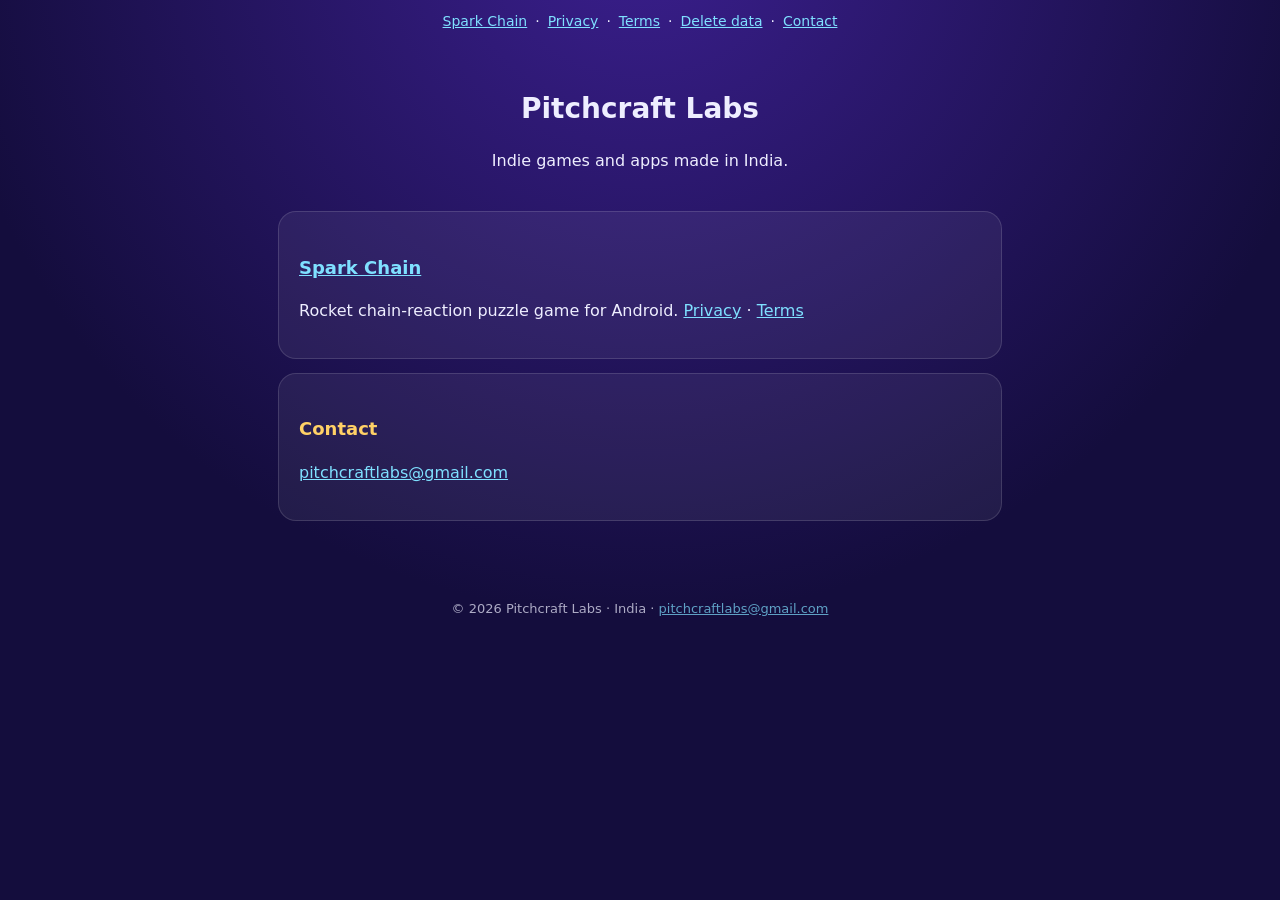
<file: index.html>
<!DOCTYPE html><html lang="en"><head><meta charset="utf-8"><meta name="viewport" content="width=device-width,initial-scale=1">
<title>Pitchcraft Labs – Games & Apps</title><meta name="description" content="Pitchcraft Labs – indie games and apps"><link rel="icon" href="favicon.png"><link rel="stylesheet" href="style.css"></head>
<body><nav><a href="spark-chain/">Spark Chain</a>·<a href="spark-chain/privacy.html">Privacy</a>·<a href="spark-chain/terms.html">Terms</a>·<a href="spark-chain/delete-data.html">Delete data</a>·<a href="mailto:pitchcraftlabs@gmail.com">Contact</a></nav><main><header><h1>Pitchcraft Labs</h1><p>Indie games and apps made in India.</p></header>
<div class="card"><h3><a href="spark-chain/">Spark Chain</a></h3><p>Rocket chain-reaction puzzle game for Android. <a href="spark-chain/privacy.html">Privacy</a> · <a href="spark-chain/terms.html">Terms</a></p></div>
<div class="card"><h3>Contact</h3><p><a href="mailto:pitchcraftlabs@gmail.com">pitchcraftlabs@gmail.com</a></p></div></main><footer>© 2026 Pitchcraft Labs · India · <a href="mailto:pitchcraftlabs@gmail.com">pitchcraftlabs@gmail.com</a></footer></body></html>
</file>
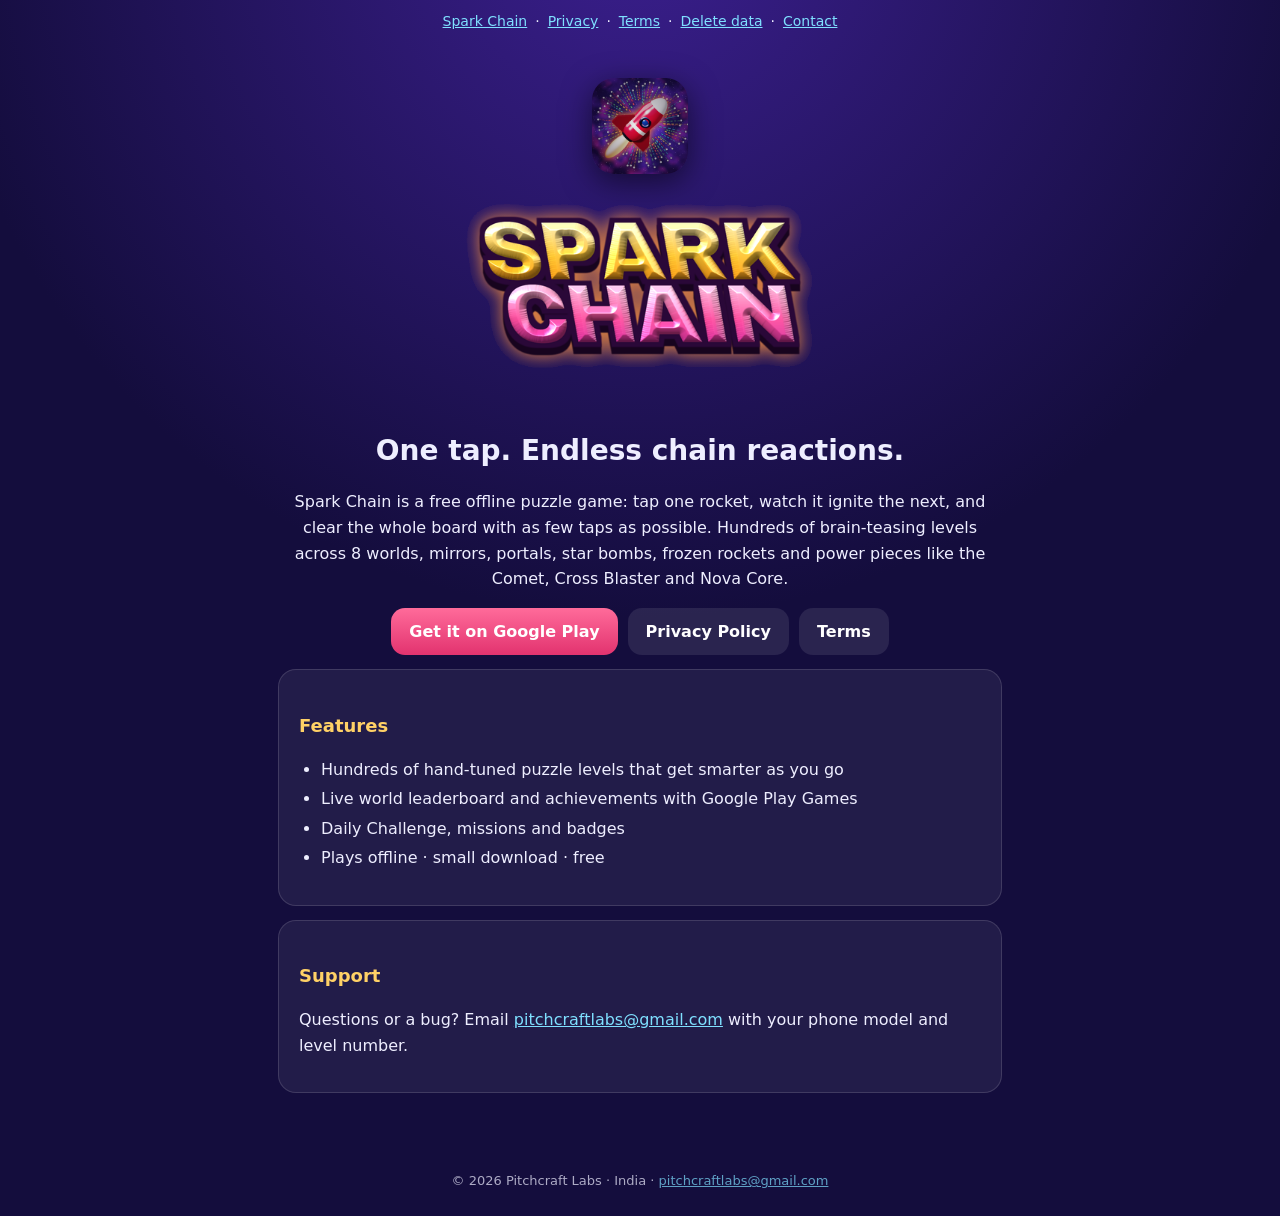
<file: spark-chain/index.html>
<!DOCTYPE html><html lang="en"><head><meta charset="utf-8"><meta name="viewport" content="width=device-width,initial-scale=1">
<title>Spark Chain – Rocket Chain Reaction Puzzle</title><meta name="description" content="Spark Chain – free rocket chain reaction puzzle game for Android by Pitchcraft Labs"><link rel="icon" href="../favicon.png"><link rel="stylesheet" href="../style.css"></head>
<body><nav><a href="../spark-chain/">Spark Chain</a>·<a href="../spark-chain/privacy.html">Privacy</a>·<a href="../spark-chain/terms.html">Terms</a>·<a href="../spark-chain/delete-data.html">Delete data</a>·<a href="mailto:pitchcraftlabs@gmail.com">Contact</a></nav><main><header><img class="ic" src="icon.png" alt="Spark Chain icon"><br><img class="logo" src="logo.png" alt="Spark Chain"></header>
<h1 style="text-align:center">One tap. Endless chain reactions.</h1>
<p style="text-align:center">Spark Chain is a free offline puzzle game: tap one rocket, watch it ignite the next, and clear the whole board with as few taps as possible. Hundreds of brain-teasing levels across 8 worlds, mirrors, portals, star bombs, frozen rockets and power pieces like the Comet, Cross Blaster and Nova Core.</p>
<div class="btns"><a class="btn" href="https://play.google.com/store/apps/details?id=com.pitchcraftlabs.sparkchain">Get it on Google Play</a><a class="btn alt" href="privacy.html">Privacy Policy</a><a class="btn alt" href="terms.html">Terms</a></div>
<div class="card"><h3>Features</h3><ul><li>Hundreds of hand-tuned puzzle levels that get smarter as you go</li><li>Live world leaderboard and achievements with Google Play Games</li><li>Daily Challenge, missions and badges</li><li>Plays offline · small download · free</li></ul></div>
<div class="card"><h3>Support</h3><p>Questions or a bug? Email <a href="mailto:pitchcraftlabs@gmail.com">pitchcraftlabs@gmail.com</a> with your phone model and level number.</p></div></main><footer>© 2026 Pitchcraft Labs · India · <a href="mailto:pitchcraftlabs@gmail.com">pitchcraftlabs@gmail.com</a></footer></body></html>
</file>
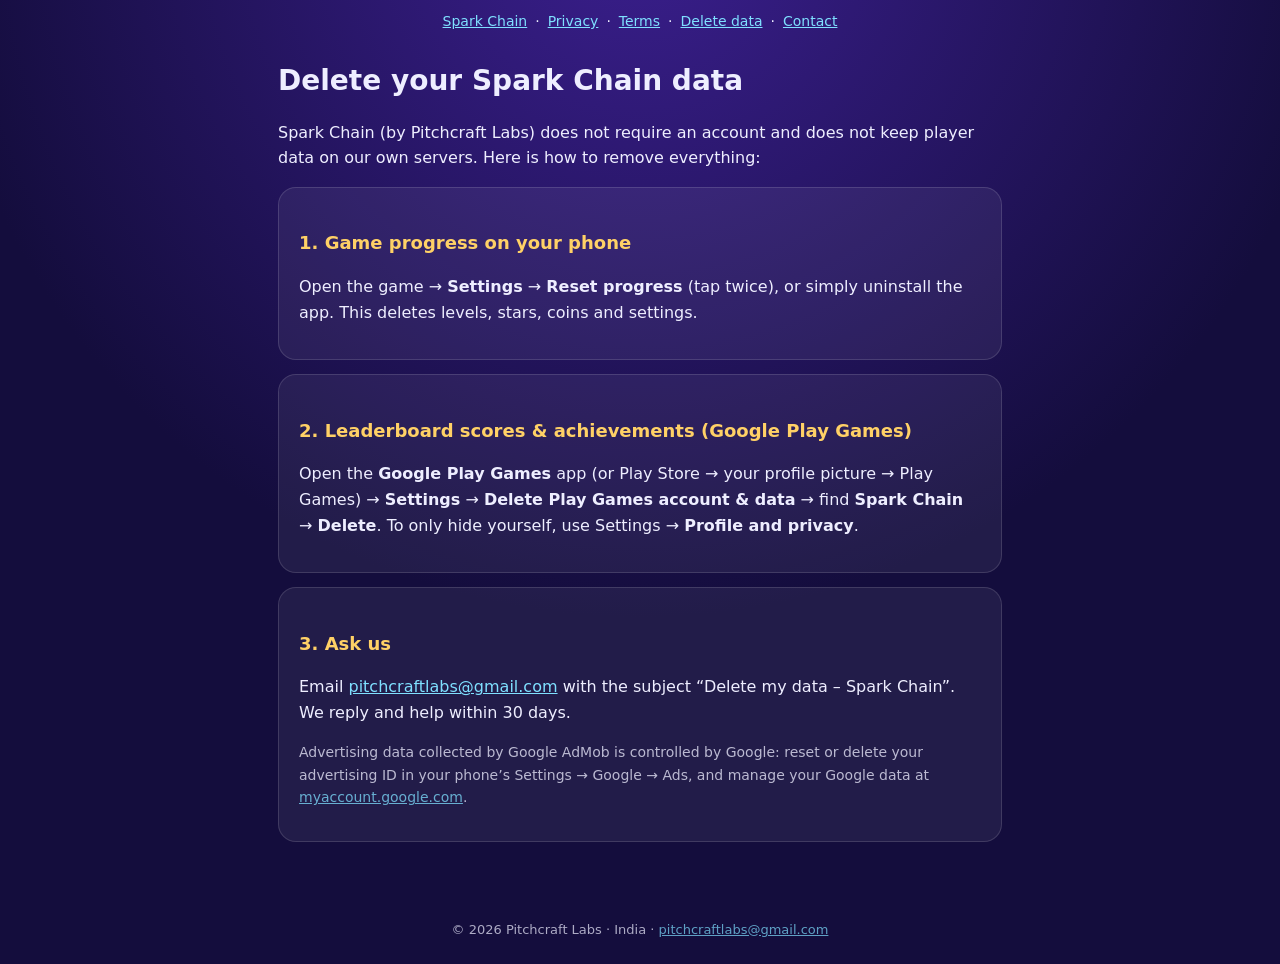
<file: spark-chain/delete-data.html>
<!DOCTYPE html><html lang="en"><head><meta charset="utf-8"><meta name="viewport" content="width=device-width,initial-scale=1">
<title>Delete your data – Spark Chain</title><meta name="description" content="How to delete your Spark Chain data"><link rel="icon" href="../favicon.png"><link rel="stylesheet" href="../style.css"></head>
<body><nav><a href="../spark-chain/">Spark Chain</a>·<a href="../spark-chain/privacy.html">Privacy</a>·<a href="../spark-chain/terms.html">Terms</a>·<a href="../spark-chain/delete-data.html">Delete data</a>·<a href="mailto:pitchcraftlabs@gmail.com">Contact</a></nav><main><h1>Delete your Spark Chain data</h1>
<p>Spark Chain (by Pitchcraft Labs) does not require an account and does not keep player data on our own servers. Here is how to remove everything:</p>
<div class="card"><h3>1. Game progress on your phone</h3><p>Open the game → <b>Settings</b> → <b>Reset progress</b> (tap twice), or simply uninstall the app. This deletes levels, stars, coins and settings.</p></div>
<div class="card"><h3>2. Leaderboard scores &amp; achievements (Google Play Games)</h3><p>Open the <b>Google Play Games</b> app (or Play Store → your profile picture → Play Games) → <b>Settings</b> → <b>Delete Play Games account &amp; data</b> → find <b>Spark Chain</b> → <b>Delete</b>. To only hide yourself, use Settings → <b>Profile and privacy</b>.</p></div>
<div class="card"><h3>3. Ask us</h3><p>Email <a href="mailto:pitchcraftlabs@gmail.com?subject=Delete%20my%20data%20-%20Spark%20Chain">pitchcraftlabs@gmail.com</a> with the subject “Delete my data – Spark Chain”. We reply and help within 30 days.</p>
<p class="fine">Advertising data collected by Google AdMob is controlled by Google: reset or delete your advertising ID in your phone’s Settings → Google → Ads, and manage your Google data at <a href="https://myaccount.google.com/">myaccount.google.com</a>.</p></div></main><footer>© 2026 Pitchcraft Labs · India · <a href="mailto:pitchcraftlabs@gmail.com">pitchcraftlabs@gmail.com</a></footer></body></html>
</file>
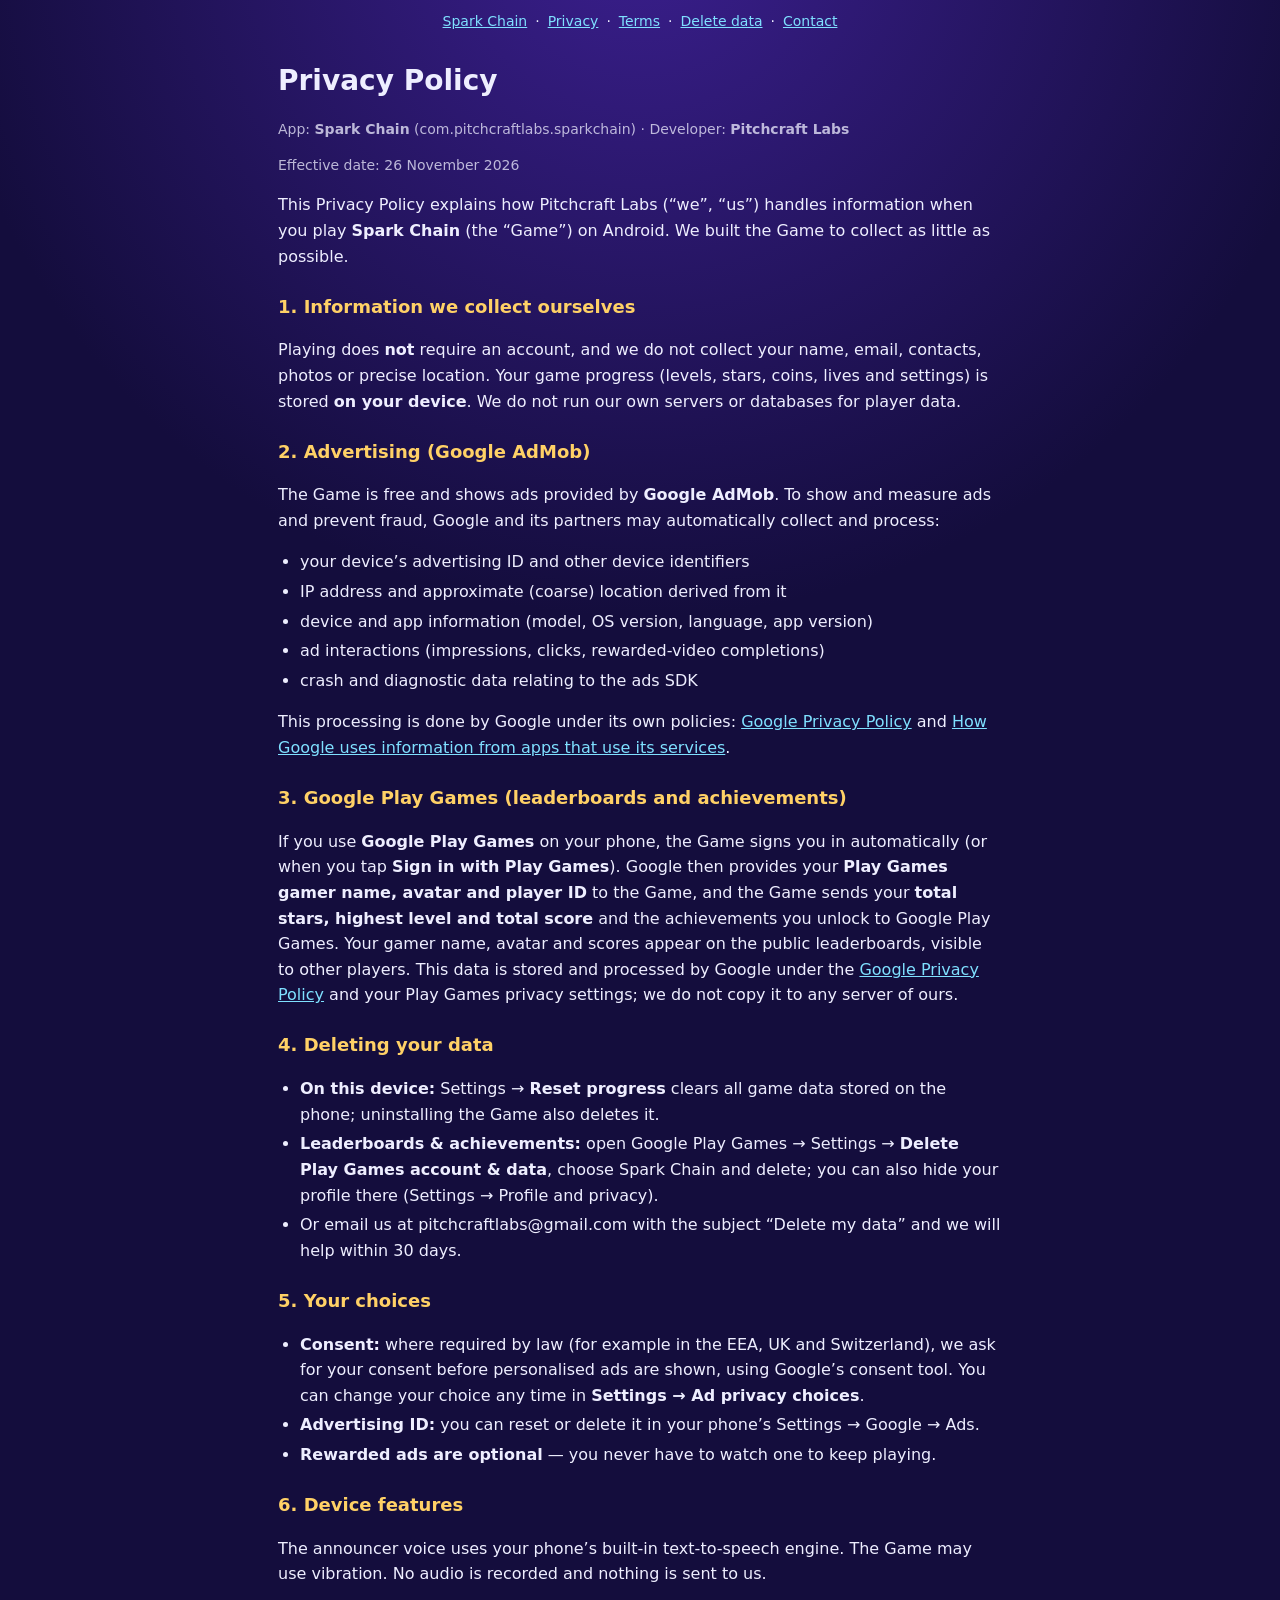
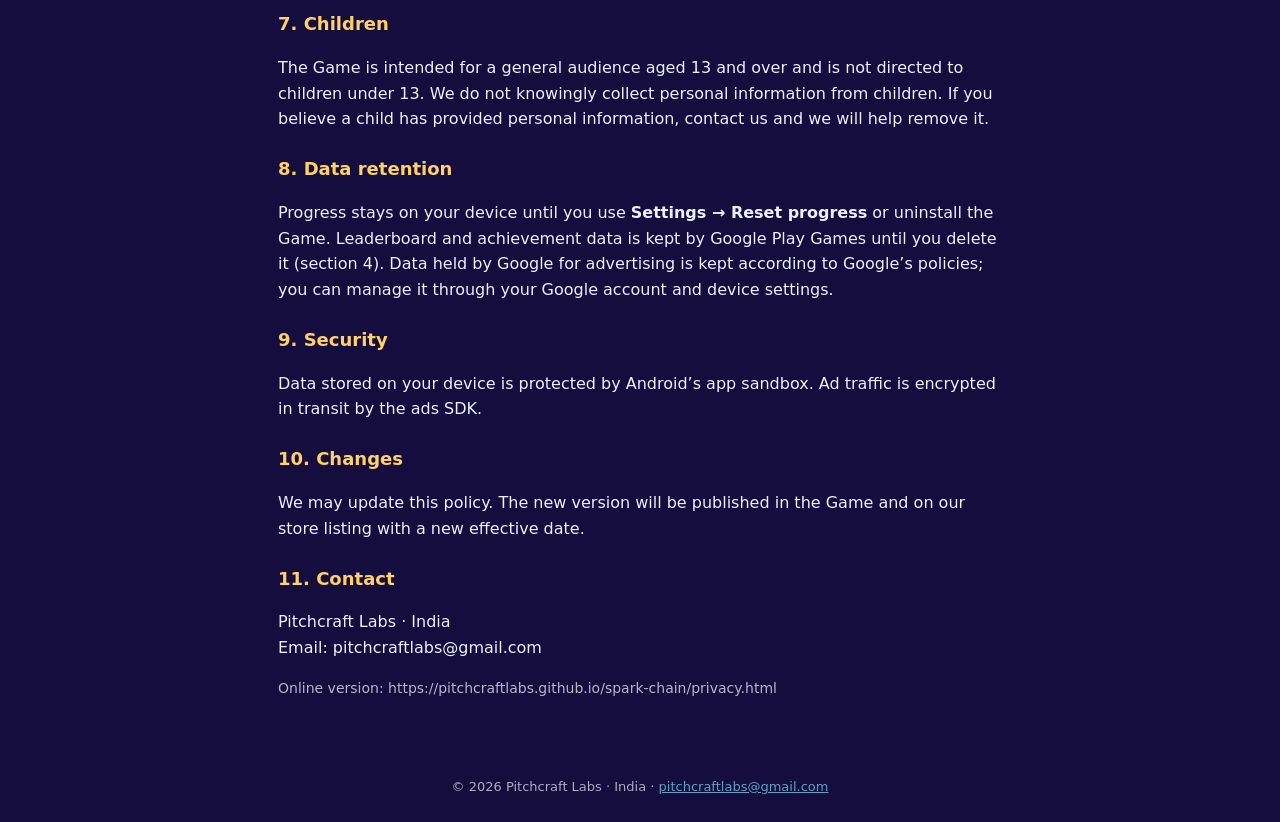
<file: spark-chain/privacy.html>
<!DOCTYPE html><html lang="en"><head><meta charset="utf-8"><meta name="viewport" content="width=device-width,initial-scale=1">
<title>Privacy Policy – Spark Chain</title><meta name="description" content="Privacy Policy for the Spark Chain game by Pitchcraft Labs"><link rel="icon" href="../favicon.png"><link rel="stylesheet" href="../style.css"></head>
<body><nav><a href="../spark-chain/">Spark Chain</a>·<a href="../spark-chain/privacy.html">Privacy</a>·<a href="../spark-chain/terms.html">Terms</a>·<a href="../spark-chain/delete-data.html">Delete data</a>·<a href="mailto:pitchcraftlabs@gmail.com">Contact</a></nav><main><h1>Privacy Policy</h1><p class="fine">App: <b>Spark Chain</b> (com.pitchcraftlabs.sparkchain) · Developer: <b>Pitchcraft Labs</b></p><p class="fine">Effective date: 26 November 2026</p>
<p>This Privacy Policy explains how Pitchcraft Labs (“we”, “us”) handles information when you play <b>Spark Chain</b> (the “Game”) on Android. We built the Game to collect as little as possible.</p>
<h3>1. Information we collect ourselves</h3><p>Playing does <b>not</b> require an account, and we do not collect your name, email, contacts, photos or precise location. Your game progress (levels, stars, coins, lives and settings) is stored <b>on your device</b>. We do not run our own servers or databases for player data.</p>
<h3>2. Advertising (Google AdMob)</h3><p>The Game is free and shows ads provided by <b>Google AdMob</b>. To show and measure ads and prevent fraud, Google and its partners may automatically collect and process:</p>
<ul><li>your device’s advertising ID and other device identifiers</li><li>IP address and approximate (coarse) location derived from it</li><li>device and app information (model, OS version, language, app version)</li><li>ad interactions (impressions, clicks, rewarded-video completions)</li><li>crash and diagnostic data relating to the ads SDK</li></ul>
<p>This processing is done by Google under its own policies: <a href="https://policies.google.com/privacy" target="_blank" rel="noopener">Google Privacy Policy</a> and <a href="https://policies.google.com/technologies/partner-sites" target="_blank" rel="noopener">How Google uses information from apps that use its services</a>.</p>
<h3>3. Google Play Games (leaderboards and achievements)</h3><p>If you use <b>Google Play Games</b> on your phone, the Game signs you in automatically (or when you tap <b>Sign in with Play Games</b>). Google then provides your <b>Play Games gamer name, avatar and player ID</b> to the Game, and the Game sends your <b>total stars, highest level and total score</b> and the achievements you unlock to Google Play Games. Your gamer name, avatar and scores appear on the public leaderboards, visible to other players. This data is stored and processed by Google under the <a href="https://policies.google.com/privacy" target="_blank" rel="noopener">Google Privacy Policy</a> and your Play Games privacy settings; we do not copy it to any server of ours.</p>
<h3>4. Deleting your data</h3><ul><li><b>On this device:</b> Settings → <b>Reset progress</b> clears all game data stored on the phone; uninstalling the Game also deletes it.</li>
<li><b>Leaderboards &amp; achievements:</b> open Google Play Games → Settings → <b>Delete Play Games account &amp; data</b>, choose Spark Chain and delete; you can also hide your profile there (Settings → Profile and privacy).</li>
<li>Or email us at pitchcraftlabs@gmail.com with the subject “Delete my data” and we will help within 30 days.</li></ul>
<h3>5. Your choices</h3><ul><li><b>Consent:</b> where required by law (for example in the EEA, UK and Switzerland), we ask for your consent before personalised ads are shown, using Google’s consent tool. You can change your choice any time in <b>Settings → Ad privacy choices</b>.</li>
<li><b>Advertising ID:</b> you can reset or delete it in your phone’s Settings → Google → Ads.</li><li><b>Rewarded ads are optional</b> — you never have to watch one to keep playing.</li></ul>
<h3>6. Device features</h3><p>The announcer voice uses your phone’s built-in text-to-speech engine. The Game may use vibration. No audio is recorded and nothing is sent to us.</p>
<h3>7. Children</h3><p>The Game is intended for a general audience aged 13 and over and is not directed to children under 13. We do not knowingly collect personal information from children. If you believe a child has provided personal information, contact us and we will help remove it.</p>
<h3>8. Data retention</h3><p>Progress stays on your device until you use <b>Settings → Reset progress</b> or uninstall the Game. Leaderboard and achievement data is kept by Google Play Games until you delete it (section 4). Data held by Google for advertising is kept according to Google’s policies; you can manage it through your Google account and device settings.</p>
<h3>9. Security</h3><p>Data stored on your device is protected by Android’s app sandbox. Ad traffic is encrypted in transit by the ads SDK.</p>
<h3>10. Changes</h3><p>We may update this policy. The new version will be published in the Game and on our store listing with a new effective date.</p>
<h3>11. Contact</h3><p>Pitchcraft Labs · India<br>Email: pitchcraftlabs@gmail.com</p><p class="fine">Online version: https://pitchcraftlabs.github.io/spark-chain/privacy.html</p></main><footer>© 2026 Pitchcraft Labs · India · <a href="mailto:pitchcraftlabs@gmail.com">pitchcraftlabs@gmail.com</a></footer></body></html>
</file>
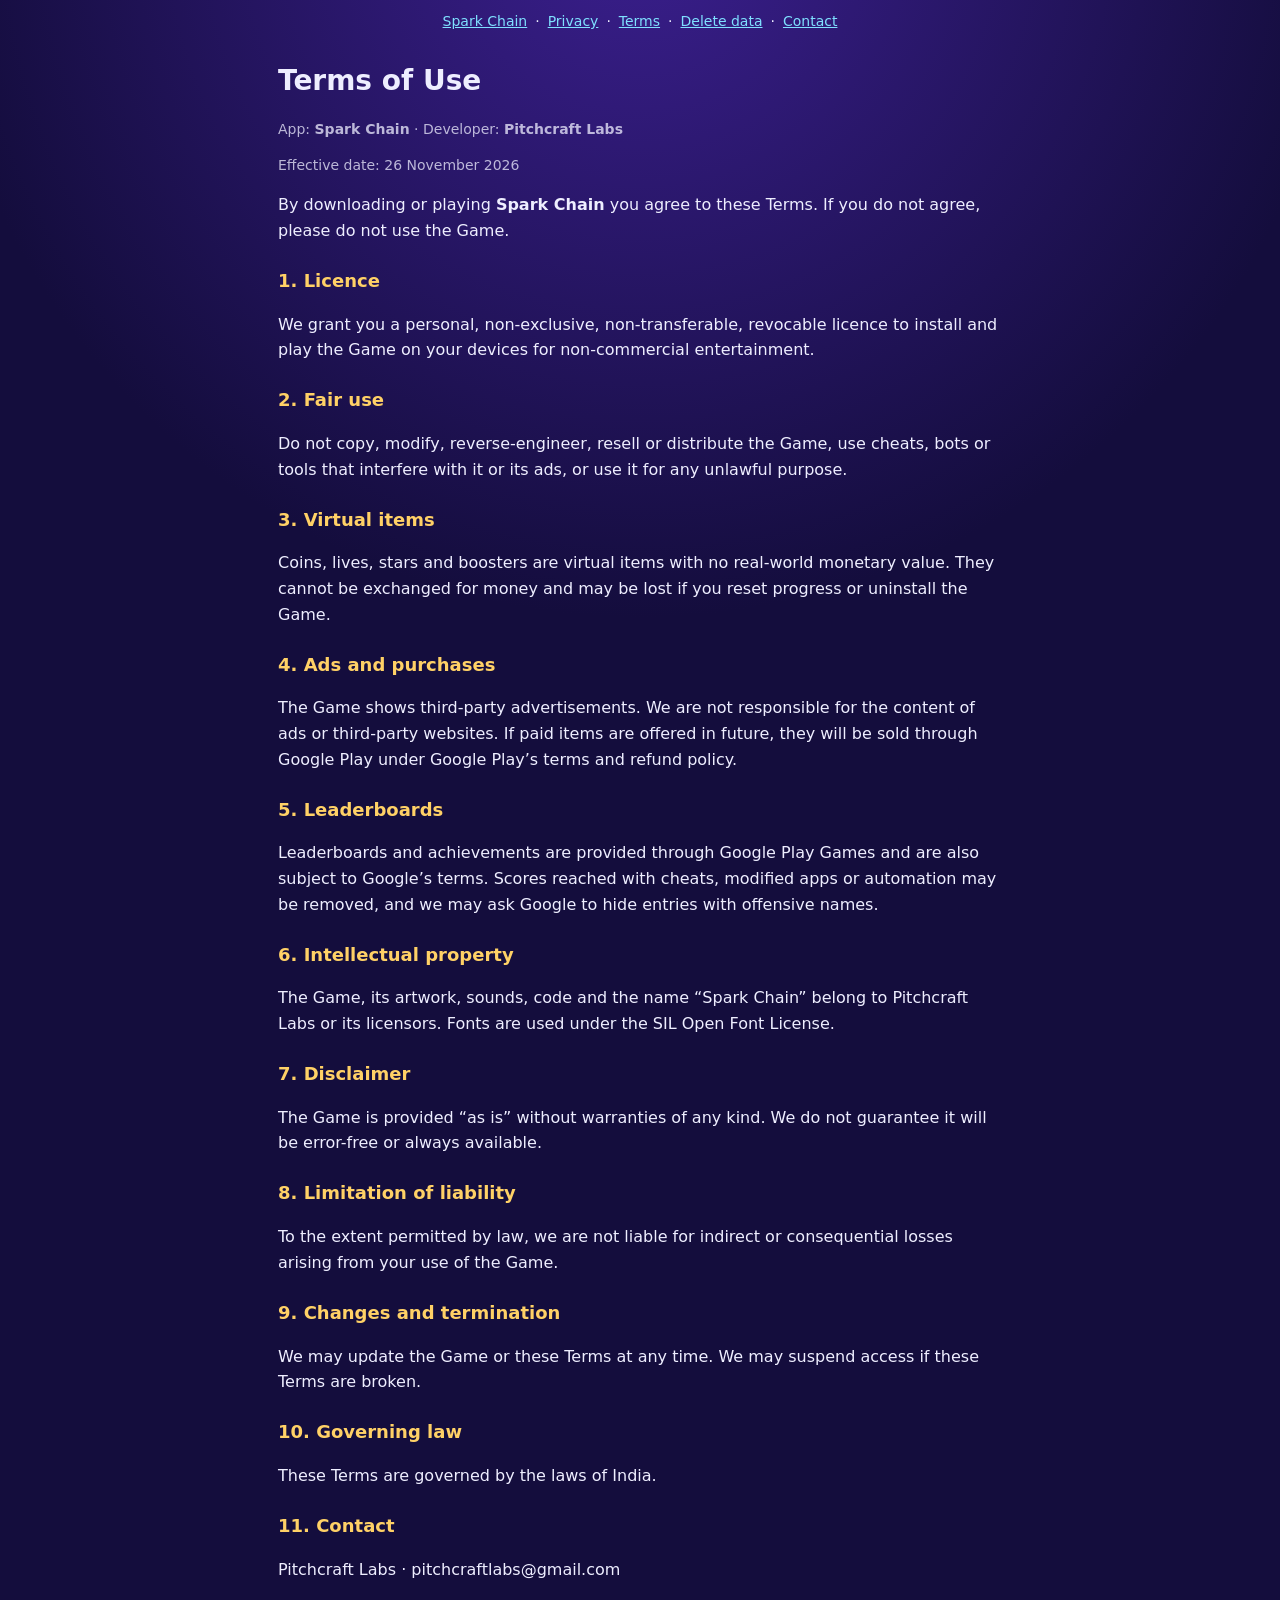
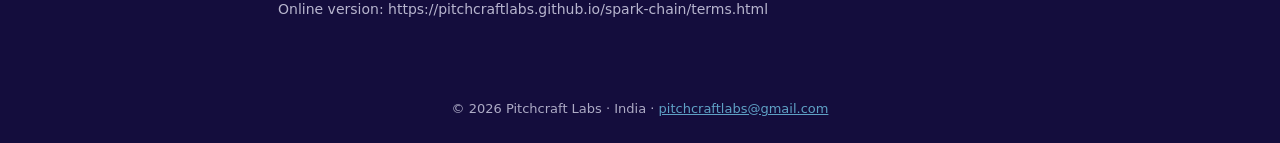
<file: spark-chain/terms.html>
<!DOCTYPE html><html lang="en"><head><meta charset="utf-8"><meta name="viewport" content="width=device-width,initial-scale=1">
<title>Terms of Use – Spark Chain</title><meta name="description" content="Terms of Use for the Spark Chain game"><link rel="icon" href="../favicon.png"><link rel="stylesheet" href="../style.css"></head>
<body><nav><a href="../spark-chain/">Spark Chain</a>·<a href="../spark-chain/privacy.html">Privacy</a>·<a href="../spark-chain/terms.html">Terms</a>·<a href="../spark-chain/delete-data.html">Delete data</a>·<a href="mailto:pitchcraftlabs@gmail.com">Contact</a></nav><main><h1>Terms of Use</h1><p class="fine">App: <b>Spark Chain</b> · Developer: <b>Pitchcraft Labs</b></p><p class="fine">Effective date: 26 November 2026</p>
<p>By downloading or playing <b>Spark Chain</b> you agree to these Terms. If you do not agree, please do not use the Game.</p>
<h3>1. Licence</h3><p>We grant you a personal, non-exclusive, non-transferable, revocable licence to install and play the Game on your devices for non-commercial entertainment.</p>
<h3>2. Fair use</h3><p>Do not copy, modify, reverse-engineer, resell or distribute the Game, use cheats, bots or tools that interfere with it or its ads, or use it for any unlawful purpose.</p>
<h3>3. Virtual items</h3><p>Coins, lives, stars and boosters are virtual items with no real-world monetary value. They cannot be exchanged for money and may be lost if you reset progress or uninstall the Game.</p>
<h3>4. Ads and purchases</h3><p>The Game shows third-party advertisements. We are not responsible for the content of ads or third-party websites. If paid items are offered in future, they will be sold through Google Play under Google Play’s terms and refund policy.</p>
<h3>5. Leaderboards</h3><p>Leaderboards and achievements are provided through Google Play Games and are also subject to Google’s terms. Scores reached with cheats, modified apps or automation may be removed, and we may ask Google to hide entries with offensive names.</p>
<h3>6. Intellectual property</h3><p>The Game, its artwork, sounds, code and the name “Spark Chain” belong to Pitchcraft Labs or its licensors. Fonts are used under the SIL Open Font License.</p>
<h3>7. Disclaimer</h3><p>The Game is provided “as is” without warranties of any kind. We do not guarantee it will be error-free or always available.</p>
<h3>8. Limitation of liability</h3><p>To the extent permitted by law, we are not liable for indirect or consequential losses arising from your use of the Game.</p>
<h3>9. Changes and termination</h3><p>We may update the Game or these Terms at any time. We may suspend access if these Terms are broken.</p>
<h3>10. Governing law</h3><p>These Terms are governed by the laws of India.</p>
<h3>11. Contact</h3><p>Pitchcraft Labs · pitchcraftlabs@gmail.com</p><p class="fine">Online version: https://pitchcraftlabs.github.io/spark-chain/terms.html</p></main><footer>© 2026 Pitchcraft Labs · India · <a href="mailto:pitchcraftlabs@gmail.com">pitchcraftlabs@gmail.com</a></footer></body></html>
</file>
<file: style.css>
*{box-sizing:border-box}body{margin:0;font:16px/1.6 system-ui,-apple-system,Segoe UI,Roboto,sans-serif;color:#eef;background:#140d3d radial-gradient(circle at 50% -10%,#3b1f8f,#140d3d 60%) fixed}
a{color:#7fe0ff}header{text-align:center;padding:28px 16px 8px}header img.logo{max-width:min(420px,90%)}header img.ic{width:96px;border-radius:22px;box-shadow:0 8px 30px #0008}
main{max-width:760px;margin:0 auto;padding:8px 18px 40px}h1{font-size:28px;margin:.3em 0}h2{font-size:21px;margin:1.4em 0 .4em;color:#ffd166}h3{font-size:18px;margin:1.3em 0 .3em;color:#ffd166}
.card{background:#ffffff10;border:1px solid #ffffff22;border-radius:18px;padding:18px 20px;margin:14px 0}.fine{opacity:.75;font-size:14px}
.btns{display:flex;flex-wrap:wrap;gap:10px;justify-content:center;margin:14px 0}.btn{display:inline-block;padding:11px 18px;border-radius:14px;background:linear-gradient(180deg,#ff6b9a,#e2336f);color:#fff;text-decoration:none;font-weight:700}
.btn.alt{background:#ffffff18}nav{text-align:center;font-size:14px;padding:10px}nav a{margin:0 8px}footer{text-align:center;opacity:.7;font-size:13px;padding:24px}
ul{padding-left:22px}li{margin:4px 0}
</file>
